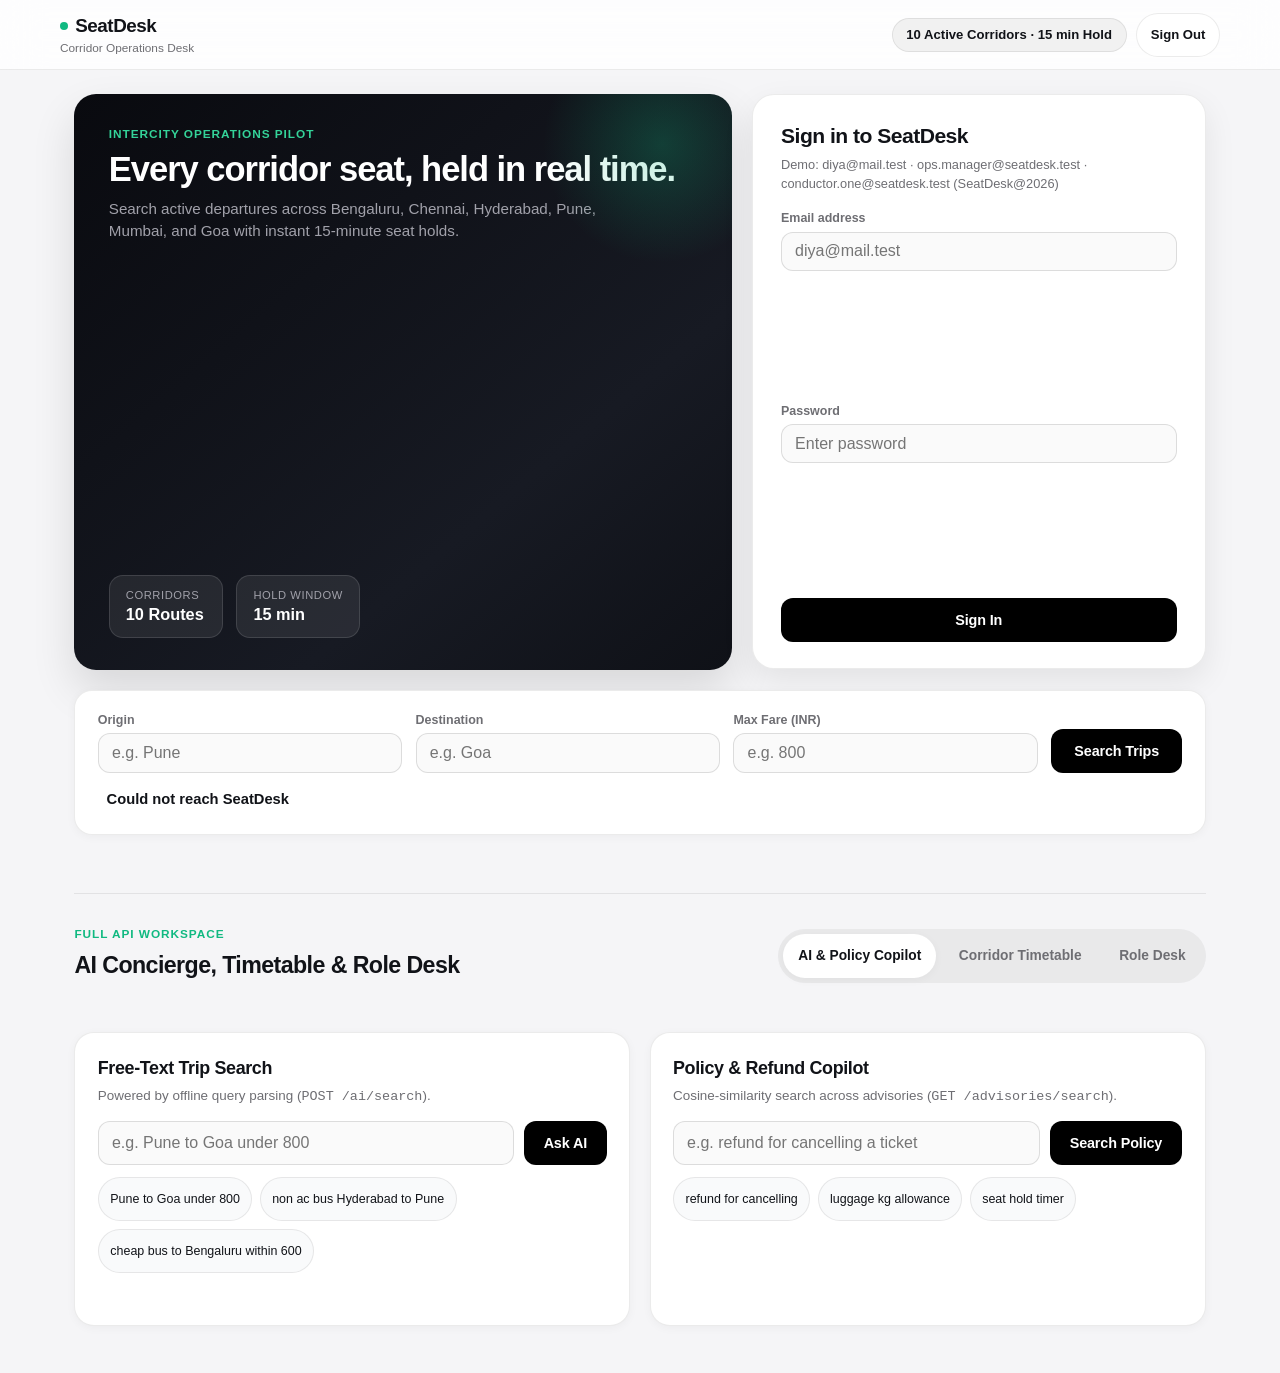
<file: web/index.html>
<!DOCTYPE html>
<html lang="en">
<head>
  <meta charset="UTF-8">
  <meta name="viewport" content="width=device-width, initial-scale=1.0, viewport-fit=cover">
  <title>SeatDesk — Intercity Corridor Desk</title>
  <link rel="stylesheet" href="css/style.css">
</head>
<body>
  <header class="site-header">
    <nav class="navbar">
      <div class="brand">
        <span class="brand-name">SeatDesk</span>
        <span class="brand-tag">Corridor Operations Desk</span>
      </div>
      <div class="nav-meta">
        <span class="nav-pill">10 Active Corridors · 15 min Hold</span>
        <button id="logout-btn" type="button" class="nav-logout-btn">Sign Out</button>
      </div>
    </nav>
  </header>

  <main class="container">
    <section class="desk-hero">
      <div class="hero-banner">
        <div class="showcase-glow"></div>
        <div class="hero-copy">
          <p class="hero-eyebrow">Intercity Operations Pilot</p>
          <h1>Every corridor seat, held in real time.</h1>
          <p class="hero-sub">Search active departures across Bengaluru, Chennai, Hyderabad, Pune, Mumbai, and Goa with instant 15-minute seat holds.</p>
        </div>
        <div class="hero-meta">
          <div class="hero-stat">
            <span class="stat-label">Corridors</span>
            <span class="stat-value">10 Routes</span>
          </div>
          <div class="hero-stat">
            <span class="stat-label">Hold Window</span>
            <span class="stat-value">15 min</span>
          </div>
        </div>
      </div>

      <section class="login-card">
        <h2>Sign in to SeatDesk</h2>
        <p class="login-subtitle">Demo: diya@mail.test · ops.manager@seatdesk.test · conductor.one@seatdesk.test (SeatDesk@2026)</p>
        <form id="login-form" class="login-page-form">
          <label class="field">
            <span>Email address</span>
            <input id="email" type="email" placeholder="diya@mail.test" autocomplete="username" required>
          </label>
          <label class="field">
            <span>Password</span>
            <input id="password" type="password" placeholder="Enter password" autocomplete="current-password" required>
          </label>
          <button type="submit" class="login-submit-btn">Sign In</button>
        </form>
      </section>
    </section>

    <section class="search-panel">
      <form id="search-form" class="search-form">
        <label class="field">
          <span>Origin</span>
          <input id="origin" type="text" placeholder="e.g. Pune">
        </label>
        <label class="field">
          <span>Destination</span>
          <input id="destination" type="text" placeholder="e.g. Goa">
        </label>
        <label class="field">
          <span>Max Fare (INR)</span>
          <input id="max-fare" type="text" placeholder="e.g. 800">
        </label>
        <button type="submit" class="search-btn">Search Trips</button>
      </form>
      <div class="status-bar">
        <p id="message" class="message" role="status"></p>
        <p id="reload-status" class="message reload-status" role="status" hidden></p>
      </div>
    </section>

    <section id="trip-list" class="trip-list" aria-live="polite"></section>

    <section class="desk-studio" aria-label="SeatDesk Studio">
      <div class="studio-header">
        <div>
          <p class="studio-eyebrow">Full API Workspace</p>
          <h2>AI Concierge, Timetable &amp; Role Desk</h2>
        </div>
        <div class="studio-tabs" role="tablist">
          <button id="tab-ai" type="button" role="tab" aria-selected="true" aria-controls="pane-ai" class="studio-tab is-active" data-tab="ai">AI &amp; Policy Copilot</button>
          <button id="tab-timetable" type="button" role="tab" aria-selected="false" aria-controls="pane-timetable" class="studio-tab" data-tab="timetable">Corridor Timetable</button>
          <button id="tab-role" type="button" role="tab" aria-selected="false" aria-controls="pane-role" class="studio-tab" data-tab="role">Role Desk</button>
        </div>
      </div>
      <p id="studio-message" class="studio-message" role="status"></p>

      <div id="pane-ai" class="studio-pane" role="tabpanel" aria-labelledby="tab-ai">
        <div class="studio-split">
          <article class="studio-card">
            <h3>Free-Text Trip Search</h3>
            <p class="studio-hint">Powered by offline query parsing (<code>POST /ai/search</code>).</p>
            <form id="ai-form" class="inline-action-form">
              <input id="ai-query" type="text" placeholder="e.g. Pune to Goa under 800" required>
              <button type="submit" class="studio-btn">Ask AI</button>
            </form>
            <div id="ai-chips" class="chip-row">
              <button type="button" class="prompt-chip" data-ai-prompt="Pune to Goa under 800">Pune to Goa under 800</button>
              <button type="button" class="prompt-chip" data-ai-prompt="non ac bus Hyderabad to Pune">non ac bus Hyderabad to Pune</button>
              <button type="button" class="prompt-chip" data-ai-prompt="cheap bus to Bengaluru within 600 rupees">cheap bus to Bengaluru within 600</button>
            </div>
            <div id="ai-parsed" class="parsed-pills"></div>
            <div id="ai-results" class="mini-grid"></div>
          </article>

          <article class="studio-card">
            <h3>Policy &amp; Refund Copilot</h3>
            <p class="studio-hint">Cosine-similarity search across advisories (<code>GET /advisories/search</code>).</p>
            <form id="advisory-form" class="inline-action-form">
              <input id="advisory-query" type="text" placeholder="e.g. refund for cancelling a ticket" required>
              <button type="submit" class="studio-btn">Search Policy</button>
            </form>
            <div id="advisory-chips" class="chip-row">
              <button type="button" class="prompt-chip" data-adv-prompt="refund for cancelling a ticket">refund for cancelling</button>
              <button type="button" class="prompt-chip" data-adv-prompt="luggage kg allowance">luggage kg allowance</button>
              <button type="button" class="prompt-chip" data-adv-prompt="pay seat hold within minutes">seat hold timer</button>
            </div>
            <div id="advisory-results" class="advisory-list"></div>
          </article>
        </div>
      </div>

      <div id="pane-timetable" class="studio-pane is-hidden" role="tabpanel" aria-labelledby="tab-timetable">
        <article class="studio-card">
          <h3>Merged Two-Operator Timetable</h3>
          <p class="studio-hint">Interleaves departures in <code>O(n + m)</code> time using <code>algo.merge_sorted</code> (<code>GET /routes/{id}/timetable</code>).</p>
          <form id="timetable-form" class="timetable-form">
            <label class="field">
              <span>Corridor Route</span>
              <select id="route-select">
                <option value="1">1 — Bengaluru to Chennai (346 km)</option>
                <option value="2">2 — Chennai to Bengaluru (346 km)</option>
                <option value="3">3 — Bengaluru to Hyderabad (570 km)</option>
                <option value="4">4 — Hyderabad to Bengaluru (570 km)</option>
                <option value="5">5 — Pune to Mumbai (150 km)</option>
                <option value="6">6 — Mumbai to Pune (150 km)</option>
                <option value="7">7 — Mumbai to Goa (590 km)</option>
                <option value="8">8 — Goa to Mumbai (590 km)</option>
                <option value="9">9 — Pune to Goa (450 km)</option>
                <option value="10">10 — Hyderabad to Pune (560 km)</option>
              </select>
            </label>
            <label class="field">
              <span>Operator A</span>
              <select id="op-a">
                <option value="Coastline Express">Coastline Express</option>
                <option value="Highway Kings">Highway Kings</option>
                <option value="Nobody">Nobody</option>
              </select>
            </label>
            <label class="field">
              <span>Operator B</span>
              <select id="op-b">
                <option value="Highway Kings">Highway Kings</option>
                <option value="Coastline Express">Coastline Express</option>
                <option value="Nobody">Nobody</option>
              </select>
            </label>
            <button type="submit" class="studio-btn">Merge Schedule</button>
          </form>
          <div id="timetable-results" class="timeline-list"></div>
        </article>
      </div>

      <div id="pane-role" class="studio-pane is-hidden" role="tabpanel" aria-labelledby="tab-role">
        <article class="studio-card">
          <div class="role-header">
            <div>
              <h3>Role-Aware Operations &amp; Booking Desk</h3>
              <p class="studio-hint">Inspects your JWT role via <code>GET /auth/me</code> and unlocks Passenger, Conductor, or Operator workflows.</p>
            </div>
            <button id="load-desk-btn" type="button" class="studio-btn">Load My Desk</button>
          </div>
          <div id="desk-content" class="desk-content"></div>
        </article>
      </div>
    </section>
  </main>

  <script src="js/api.js"></script>
  <script src="js/app.js"></script>
</body>
</html>
</file>
<file: web/css/style.css>
:root {
  --bg: #f5f5f7;
  --surface: #ffffff;
  --surface-glass: rgba(255, 255, 255, 0.82);
  --obsidian: #0b0c10;
  --ink: #111318;
  --muted: #6e6e73;
  --hairline: rgba(0, 0, 0, 0.08);
  --accent: #000000;
  --accent-hover: #272930;
  --emerald: #10b981;
  --focus-ring: rgba(0, 0, 0, 0.16);
  --shadow-sm: 0 2px 10px rgba(0, 0, 0, 0.04);
  --shadow-md: 0 12px 32px rgba(0, 0, 0, 0.08);
  --shadow-lg: 0 20px 44px rgba(0, 0, 0, 0.12);
}

* {
  box-sizing: border-box;
}

body {
  margin: 0;
  font-family: -apple-system, BlinkMacSystemFont, "SF Pro Display", "SF Pro Text", "Segoe UI", Roboto, sans-serif;
  background-color: var(--bg);
  color: var(--ink);
  line-height: 1.45;
  -webkit-font-smoothing: antialiased;
  min-height: 100vh;
}

.site-header {
  position: sticky;
  top: 0;
  z-index: 20;
  background-color: var(--surface-glass);
  backdrop-filter: saturate(180%) blur(20px);
  -webkit-backdrop-filter: saturate(180%) blur(20px);
  border-bottom: 1px solid var(--hairline);
  padding: 0.78rem 1.5rem;
}

.navbar {
  max-width: 1160px;
  margin: 0 auto;
  display: flex;
  justify-content: space-between;
  align-items: center;
  gap: 1rem;
  flex-wrap: wrap;
}

.brand {
  display: flex;
  flex-direction: column;
  color: var(--ink);
}

.brand-name {
  display: inline-flex;
  align-items: center;
  gap: 0.45rem;
  font-size: 1.18rem;
  font-weight: 700;
  letter-spacing: -0.025em;
}

.brand-name::before {
  content: "";
  width: 8px;
  height: 8px;
  border-radius: 50%;
  background-color: var(--emerald);
  box-shadow: 0 0 0 0 rgba(16, 185, 129, 0.55);
  animation: deskPulse 2.6s ease-out infinite;
}

.brand-tag {
  font-size: 0.74rem;
  font-weight: 500;
  color: var(--muted);
}

.nav-meta {
  display: flex;
  align-items: center;
  gap: 0.6rem;
  flex-wrap: wrap;
}

.nav-pill {
  font-size: 0.82rem;
  font-weight: 600;
  color: var(--ink);
  background-color: rgba(0, 0, 0, 0.05);
  border: 1px solid var(--hairline);
  padding: 0.4rem 0.85rem;
  border-radius: 9999px;
}

.nav-logout-btn {
  border: 1px solid var(--hairline);
  background-color: #ffffff;
  color: var(--ink);
  font-size: 0.82rem;
  font-weight: 600;
  padding: 0.4rem 0.85rem;
  border-radius: 9999px;
  cursor: pointer;
  transition: background-color 0.18s ease, transform 0.16s ease;
}

.nav-logout-btn:hover {
  background-color: rgba(0, 0, 0, 0.06);
  transform: translateY(-1px);
}

.container {
  max-width: 1160px;
  margin: 1.5rem auto 3rem;
  padding: 0 1.5rem;
}

.desk-hero {
  display: grid;
  grid-template-columns: minmax(0, 1.45fr) minmax(290px, 1fr);
  gap: 1.25rem;
  margin-bottom: 1.25rem;
  align-items: stretch;
}

@media (max-width: 820px) {
  .desk-hero {
    grid-template-columns: 1fr;
  }
}

.hero-banner {
  position: relative;
  overflow: hidden;
  background: linear-gradient(140deg, #090a0f 0%, #171a23 68%, #0f1117 100%);
  color: #ffffff;
  border-radius: 22px;
  padding: 2rem 2.15rem;
  display: flex;
  flex-direction: column;
  justify-content: space-between;
  gap: 1.5rem;
  box-shadow: var(--shadow-lg);
  animation: panelFadeIn 0.42s cubic-bezier(0.22, 1, 0.36, 1) both;
}

.showcase-glow {
  position: absolute;
  top: -70px;
  right: -50px;
  width: 240px;
  height: 240px;
  border-radius: 50%;
  background: radial-gradient(circle, rgba(16, 185, 129, 0.25) 0%, transparent 70%);
  pointer-events: none;
  animation: glowFloat 6s ease-in-out infinite alternate;
}

.hero-eyebrow,
.studio-eyebrow {
  margin: 0 0 0.4rem;
  font-size: 0.74rem;
  font-weight: 600;
  text-transform: uppercase;
  letter-spacing: 0.08em;
  color: #10b981;
}

.hero-eyebrow {
  color: #34d399;
}

.hero-banner h1 {
  margin: 0 0 0.55rem;
  font-size: clamp(1.65rem, 2.7vw, 2.2rem);
  font-weight: 700;
  letter-spacing: -0.03em;
  line-height: 1.12;
}

.hero-sub {
  margin: 0;
  font-size: 0.95rem;
  color: #a1a1aa;
  max-width: 520px;
}

.hero-meta {
  display: flex;
  gap: 0.85rem;
  flex-wrap: wrap;
}

.hero-stat {
  background: rgba(255, 255, 255, 0.08);
  border: 1px solid rgba(255, 255, 255, 0.12);
  border-radius: 14px;
  padding: 0.65rem 1rem;
  display: flex;
  flex-direction: column;
  min-width: 114px;
}

.stat-label {
  font-size: 0.7rem;
  color: #a1a1aa;
  text-transform: uppercase;
  letter-spacing: 0.05em;
}

.stat-value {
  font-size: 1.02rem;
  font-weight: 700;
  color: #ffffff;
}

.login-card {
  background-color: var(--surface);
  border: 1px solid var(--hairline);
  border-radius: 22px;
  padding: 1.65rem 1.75rem;
  box-shadow: var(--shadow-md);
  display: flex;
  flex-direction: column;
  justify-content: center;
  animation: cardEnter 0.44s cubic-bezier(0.22, 1, 0.36, 1) both;
}

.login-card h2 {
  margin: 0 0 0.25rem;
  font-size: 1.32rem;
  font-weight: 700;
  letter-spacing: -0.025em;
}

.login-subtitle {
  margin: 0 0 1rem;
  color: var(--muted);
  font-size: 0.8rem;
}

.login-page-form {
  display: flex;
  flex-direction: column;
  gap: 0.78rem;
}

.login-submit-btn,
.search-btn,
.book-btn,
.studio-btn {
  position: relative;
  overflow: hidden;
  border: none;
  border-radius: 12px;
  background-color: var(--accent);
  color: #ffffff;
  font-weight: 600;
  cursor: pointer;
  padding: 0.68rem 1.25rem;
  font-size: 0.9rem;
  letter-spacing: -0.01em;
  transition: transform 0.18s cubic-bezier(0.22, 1, 0.36, 1),
    background-color 0.18s ease,
    box-shadow 0.2s ease;
}

.login-submit-btn {
  margin-top: 0.25rem;
  width: 100%;
}

.login-submit-btn::after,
.search-btn::after,
.book-btn::after,
.studio-btn::after {
  content: "";
  position: absolute;
  top: 0;
  left: -130%;
  width: 65%;
  height: 100%;
  background: linear-gradient(100deg, transparent, rgba(255, 255, 255, 0.24), transparent);
  transition: left 0.48s ease;
  pointer-events: none;
}

.login-submit-btn:hover,
.search-btn:hover,
.book-btn:hover,
.studio-btn:hover {
  background-color: var(--accent-hover);
  transform: translateY(-1px);
  box-shadow: 0 8px 20px rgba(0, 0, 0, 0.18);
}

.login-submit-btn:hover::after,
.search-btn:hover::after,
.book-btn:hover::after,
.studio-btn:hover::after {
  left: 135%;
}

.login-submit-btn:active,
.search-btn:active,
.book-btn:active,
.studio-btn:active {
  transform: translateY(1px) scale(0.98);
}

.search-panel {
  background-color: var(--surface);
  border: 1px solid var(--hairline);
  border-radius: 18px;
  padding: 1.25rem 1.4rem;
  margin-bottom: 1.35rem;
  box-shadow: var(--shadow-sm);
  animation: panelFadeIn 0.46s cubic-bezier(0.22, 1, 0.36, 1) both;
}

.search-form {
  display: flex;
  flex-wrap: wrap;
  gap: 0.85rem;
  align-items: flex-end;
}

.field {
  display: flex;
  flex-direction: column;
  gap: 0.28rem;
  flex: 1 1 180px;
}

.field span {
  font-size: 0.78rem;
  font-weight: 600;
  color: var(--muted);
}

.field input,
.field select,
.inline-action-form input {
  padding: 0.6rem 0.82rem;
  border: 1px solid rgba(0, 0, 0, 0.12);
  border-radius: 12px;
  background-color: #fafafa;
  color: var(--ink);
  font-size: 0.94rem;
  transition: border-color 0.2s ease, box-shadow 0.2s ease, background-color 0.2s ease;
}

.field input:focus,
.field select:focus,
.inline-action-form input:focus {
  outline: none;
  border-color: var(--ink);
  background-color: #ffffff;
  box-shadow: 0 0 0 3px var(--focus-ring);
}

.search-btn {
  padding: 0.66rem 1.45rem;
}

.status-bar {
  margin-top: 0.85rem;
  min-height: 1.5rem;
}

.message {
  margin: 0;
  padding: 0.2rem 0.55rem;
  border-radius: 8px;
  font-size: 0.92rem;
  font-weight: 600;
  color: var(--ink);
  display: inline-block;
}

.message.is-updated {
  animation: messagePop 0.38s cubic-bezier(0.22, 1, 0.36, 1);
}

.trip-list {
  display: grid;
  grid-template-columns: repeat(auto-fit, minmax(220px, 1fr));
  gap: 1.1rem;
}

.trip-card {
  position: relative;
  overflow: hidden;
  background-color: var(--surface);
  border: 1px solid var(--hairline);
  border-radius: 18px;
  padding: 1.25rem;
  display: flex;
  flex-direction: column;
  gap: 0.38rem;
  box-shadow: var(--shadow-sm);
  transition: transform 0.24s cubic-bezier(0.22, 1, 0.36, 1),
    box-shadow 0.24s ease,
    border-color 0.24s ease;
  animation: cardEnter 0.4s cubic-bezier(0.22, 1, 0.36, 1) both;
}

.trip-card::before {
  content: "";
  position: absolute;
  top: 0;
  left: 0;
  right: 0;
  height: 3px;
  background: linear-gradient(90deg, #000000, #10b981);
  transform: scaleX(0);
  transform-origin: left;
  transition: transform 0.26s cubic-bezier(0.22, 1, 0.36, 1);
}

.trip-card:hover {
  transform: translateY(-4px);
  border-color: rgba(0, 0, 0, 0.18);
  box-shadow: var(--shadow-md);
}

.trip-card:hover::before {
  transform: scaleX(1);
}

.trip-card:nth-child(1) { animation-delay: 0ms; }
.trip-card:nth-child(2) { animation-delay: 30ms; }
.trip-card:nth-child(3) { animation-delay: 60ms; }
.trip-card:nth-child(4) { animation-delay: 90ms; }
.trip-card:nth-child(5) { animation-delay: 120ms; }
.trip-card:nth-child(6) { animation-delay: 150ms; }
.trip-card:nth-child(7) { animation-delay: 180ms; }
.trip-card:nth-child(8) { animation-delay: 210ms; }
.trip-card:nth-child(9) { animation-delay: 240ms; }
.trip-card:nth-child(10) { animation-delay: 270ms; }

.trip-card h3 {
  margin: 0 0 0.2rem;
  font-size: 1.06rem;
  font-weight: 700;
  letter-spacing: -0.02em;
}

.trip-card p {
  margin: 0;
  font-size: 0.87rem;
  color: var(--muted);
}

.trip-card p:nth-of-type(3) {
  margin-top: 0.2rem;
  font-size: 1.05rem;
  font-weight: 700;
  color: var(--ink);
  font-variant-numeric: tabular-nums;
}

.trip-card p:nth-of-type(4) {
  font-weight: 600;
  color: #059669;
}

.trip-card .book-btn {
  margin-top: 0.75rem;
  width: 100%;
  padding: 0.62rem 1rem;
}

.empty {
  grid-column: 1 / -1;
  background-color: var(--surface);
  border: 1px dashed rgba(0, 0, 0, 0.16);
  border-radius: 18px;
  padding: 2rem;
  text-align: center;
  color: var(--muted);
  font-weight: 500;
  animation: cardEnter 0.32s cubic-bezier(0.22, 1, 0.36, 1) both;
}

/* Secondary Studio Workspace */
.desk-studio {
  margin-top: 2.25rem;
  padding-top: 2rem;
  border-top: 1px solid var(--hairline);
}

.studio-header {
  display: flex;
  justify-content: space-between;
  align-items: flex-end;
  gap: 1rem;
  flex-wrap: wrap;
  margin-bottom: 0.75rem;
}

.studio-header h2 {
  margin: 0;
  font-size: 1.45rem;
  font-weight: 700;
  letter-spacing: -0.025em;
}

.studio-tabs {
  display: flex;
  gap: 0.45rem;
  flex-wrap: wrap;
  background-color: rgba(0, 0, 0, 0.05);
  padding: 0.3rem;
  border-radius: 9999px;
}

.studio-tab {
  border: none;
  background: transparent;
  color: var(--muted);
  font-size: 0.86rem;
  font-weight: 600;
  padding: 0.45rem 0.95rem;
  border-radius: 9999px;
  cursor: pointer;
  transition: background-color 0.18s ease, color 0.18s ease;
}

.studio-tab.is-active {
  background-color: #ffffff;
  color: var(--ink);
  box-shadow: var(--shadow-sm);
}

.studio-message {
  margin: 0 0 1rem;
  min-height: 1.35rem;
  font-size: 0.9rem;
  font-weight: 600;
  color: var(--ink);
}

.is-hidden {
  display: none;
}

.studio-split {
  display: grid;
  grid-template-columns: repeat(auto-fit, minmax(320px, 1fr));
  gap: 1.2rem;
}

.studio-card {
  background-color: var(--surface);
  border: 1px solid var(--hairline);
  border-radius: 20px;
  padding: 1.4rem;
  box-shadow: var(--shadow-sm);
}

.studio-card h3 {
  margin: 0 0 0.25rem;
  font-size: 1.12rem;
  letter-spacing: -0.02em;
}

.studio-hint {
  margin: 0 0 0.95rem;
  font-size: 0.84rem;
  color: var(--muted);
}

.inline-action-form {
  display: flex;
  gap: 0.6rem;
  flex-wrap: wrap;
}

.inline-action-form input {
  flex: 1 1 200px;
}

.chip-row {
  display: flex;
  flex-wrap: wrap;
  gap: 0.45rem;
  margin-top: 0.75rem;
}

.prompt-chip {
  border: 1px solid var(--hairline);
  background-color: #f9fafb;
  color: var(--ink);
  font-size: 0.78rem;
  font-weight: 500;
  padding: 0.32rem 0.72rem;
  border-radius: 9999px;
  cursor: pointer;
  transition: background-color 0.16s ease, border-color 0.16s ease;
}

.prompt-chip:hover {
  background-color: #eef2f6;
  border-color: rgba(0, 0, 0, 0.2);
}

.parsed-pills {
  display: flex;
  flex-wrap: wrap;
  gap: 0.45rem;
  margin-top: 0.9rem;
}

.filter-pill,
.status-pill {
  font-size: 0.78rem;
  font-weight: 600;
  padding: 0.28rem 0.68rem;
  border-radius: 9999px;
  background-color: rgba(16, 185, 129, 0.12);
  color: #065f46;
}

.mini-grid {
  display: grid;
  grid-template-columns: repeat(auto-fit, minmax(200px, 1fr));
  gap: 0.85rem;
  margin-top: 0.95rem;
}

.mini-card,
.advisory-hit,
.timeline-item,
.booking-row,
.kpi-box {
  border: 1px solid var(--hairline);
  border-radius: 14px;
  padding: 0.9rem 1rem;
  background-color: #fafafa;
  animation: cardEnter 0.28s cubic-bezier(0.22, 1, 0.36, 1) both;
}

.mini-card h4,
.advisory-hit h4 {
  margin: 0 0 0.25rem;
  font-size: 0.95rem;
}

.mini-card p,
.advisory-hit p {
  margin: 0;
  font-size: 0.82rem;
  color: var(--muted);
}

.mini-card .studio-btn {
  margin-top: 0.65rem;
  width: 100%;
  padding: 0.48rem 0.75rem;
  font-size: 0.82rem;
}

.advisory-list,
.timeline-list {
  display: flex;
  flex-direction: column;
  gap: 0.75rem;
  margin-top: 1rem;
}

.score-meter {
  width: 100%;
  height: 7px;
  margin-top: 0.45rem;
  border-radius: 9999px;
  overflow: hidden;
  accent-color: #10b981;
}

.timetable-form {
  display: flex;
  flex-wrap: wrap;
  gap: 0.8rem;
  align-items: flex-end;
}

.timeline-item {
  display: flex;
  justify-content: space-between;
  align-items: center;
  gap: 1rem;
  flex-wrap: wrap;
}

.role-header {
  display: flex;
  justify-content: space-between;
  align-items: center;
  gap: 1rem;
  flex-wrap: wrap;
}

.desk-content {
  margin-top: 1rem;
}

.kpi-grid {
  display: grid;
  grid-template-columns: repeat(auto-fit, minmax(180px, 1fr));
  gap: 0.85rem;
  margin: 0.9rem 0;
}

.kpi-label {
  display: block;
  font-size: 0.76rem;
  color: var(--muted);
  text-transform: uppercase;
  letter-spacing: 0.05em;
}

.kpi-value {
  font-size: 1.25rem;
  font-weight: 700;
  color: var(--ink);
  font-variant-numeric: tabular-nums;
}

.desk-actions {
  display: flex;
  gap: 0.65rem;
  flex-wrap: wrap;
  margin: 0.85rem 0;
}

.booking-list {
  display: flex;
  flex-direction: column;
  gap: 0.65rem;
  margin-top: 0.85rem;
}

.booking-row {
  display: flex;
  justify-content: space-between;
  align-items: center;
  gap: 0.85rem;
  flex-wrap: wrap;
}

.booking-actions {
  display: flex;
  gap: 0.5rem;
  flex-wrap: wrap;
}

.secondary-btn {
  border: 1px solid var(--hairline);
  background-color: #ffffff;
  color: var(--ink);
  font-size: 0.82rem;
  font-weight: 600;
  padding: 0.45rem 0.85rem;
  border-radius: 10px;
  cursor: pointer;
}

.secondary-btn:hover {
  background-color: #f1f3f5;
}

@keyframes deskPulse {
  0% {
    box-shadow: 0 0 0 0 rgba(16, 185, 129, 0.55);
  }
  70% {
    box-shadow: 0 0 0 7px rgba(16, 185, 129, 0);
  }
  100% {
    box-shadow: 0 0 0 0 rgba(16, 185, 129, 0);
  }
}

@keyframes glowFloat {
  from {
    transform: translate(0, 0) scale(1);
  }
  to {
    transform: translate(-16px, 16px) scale(1.08);
  }
}

@keyframes panelFadeIn {
  from {
    opacity: 0;
    transform: translateY(10px);
  }
  to {
    opacity: 1;
    transform: translateY(0);
  }
}

@keyframes cardEnter {
  from {
    opacity: 0;
    transform: translateY(14px) scale(0.985);
  }
  to {
    opacity: 1;
    transform: translateY(0) scale(1);
  }
}

@keyframes messagePop {
  0% {
    transform: translateY(3px);
    background-color: rgba(16, 185, 129, 0.16);
  }
  100% {
    transform: translateY(0);
    background-color: transparent;
  }
}

@media (prefers-reduced-motion: reduce) {
  *,
  *::before,
  *::after {
    animation-duration: 0.01ms !important;
    animation-iteration-count: 1 !important;
    transition-duration: 0.01ms !important;
  }
}

/* Mobile optimizations (narrow screens) */
html,
body {
  overflow-x: hidden;
}

button,
.book-btn,
.studio-btn,
.search-btn,
.login-submit-btn,
.secondary-btn,
.prompt-chip,
.studio-tab {
  touch-action: manipulation;
  -webkit-tap-highlight-color: transparent;
  min-height: 44px;
}

.field input,
.field select,
.inline-action-form input {
  font-size: 16px;
}

@media (max-width: 640px) {
  .container {
    padding: 0 0.9rem;
  }

  .search-form {
    flex-direction: column;
    align-items: stretch;
  }

  .search-btn,
  .login-submit-btn {
    width: 100%;
  }

  .studio-tabs {
    overflow-x: auto;
    -webkit-overflow-scrolling: touch;
    scrollbar-width: none;
  }

  .studio-tabs::-webkit-scrollbar {
    display: none;
  }

  .desk-hero {
    grid-template-columns: 1fr;
  }

  .hero-banner {
    padding: 1.5rem 1.25rem;
  }

  .hero-meta {
    flex-direction: column;
    gap: 0.5rem;
  }

  .hero-stat {
    min-width: 0;
    width: 100%;
  }

  .trip-card {
    padding: 1rem;
  }

  .booking-row {
    flex-direction: column;
    align-items: stretch;
  }

  .booking-actions {
    width: 100%;
  }

  .booking-actions button {
    flex: 1 1 0;
  }

  .kpi-grid {
    grid-template-columns: 1fr;
  }

  .navbar {
    padding: 0.6rem 0.9rem;
  }

  .nav-meta {
    width: 100%;
    justify-content: space-between;
  }
}

@supports (padding: max(0px)) {
  .container {
    padding-left: max(0.9rem, env(safe-area-inset-left));
    padding-right: max(0.9rem, env(safe-area-inset-right));
  }
}
</file>
